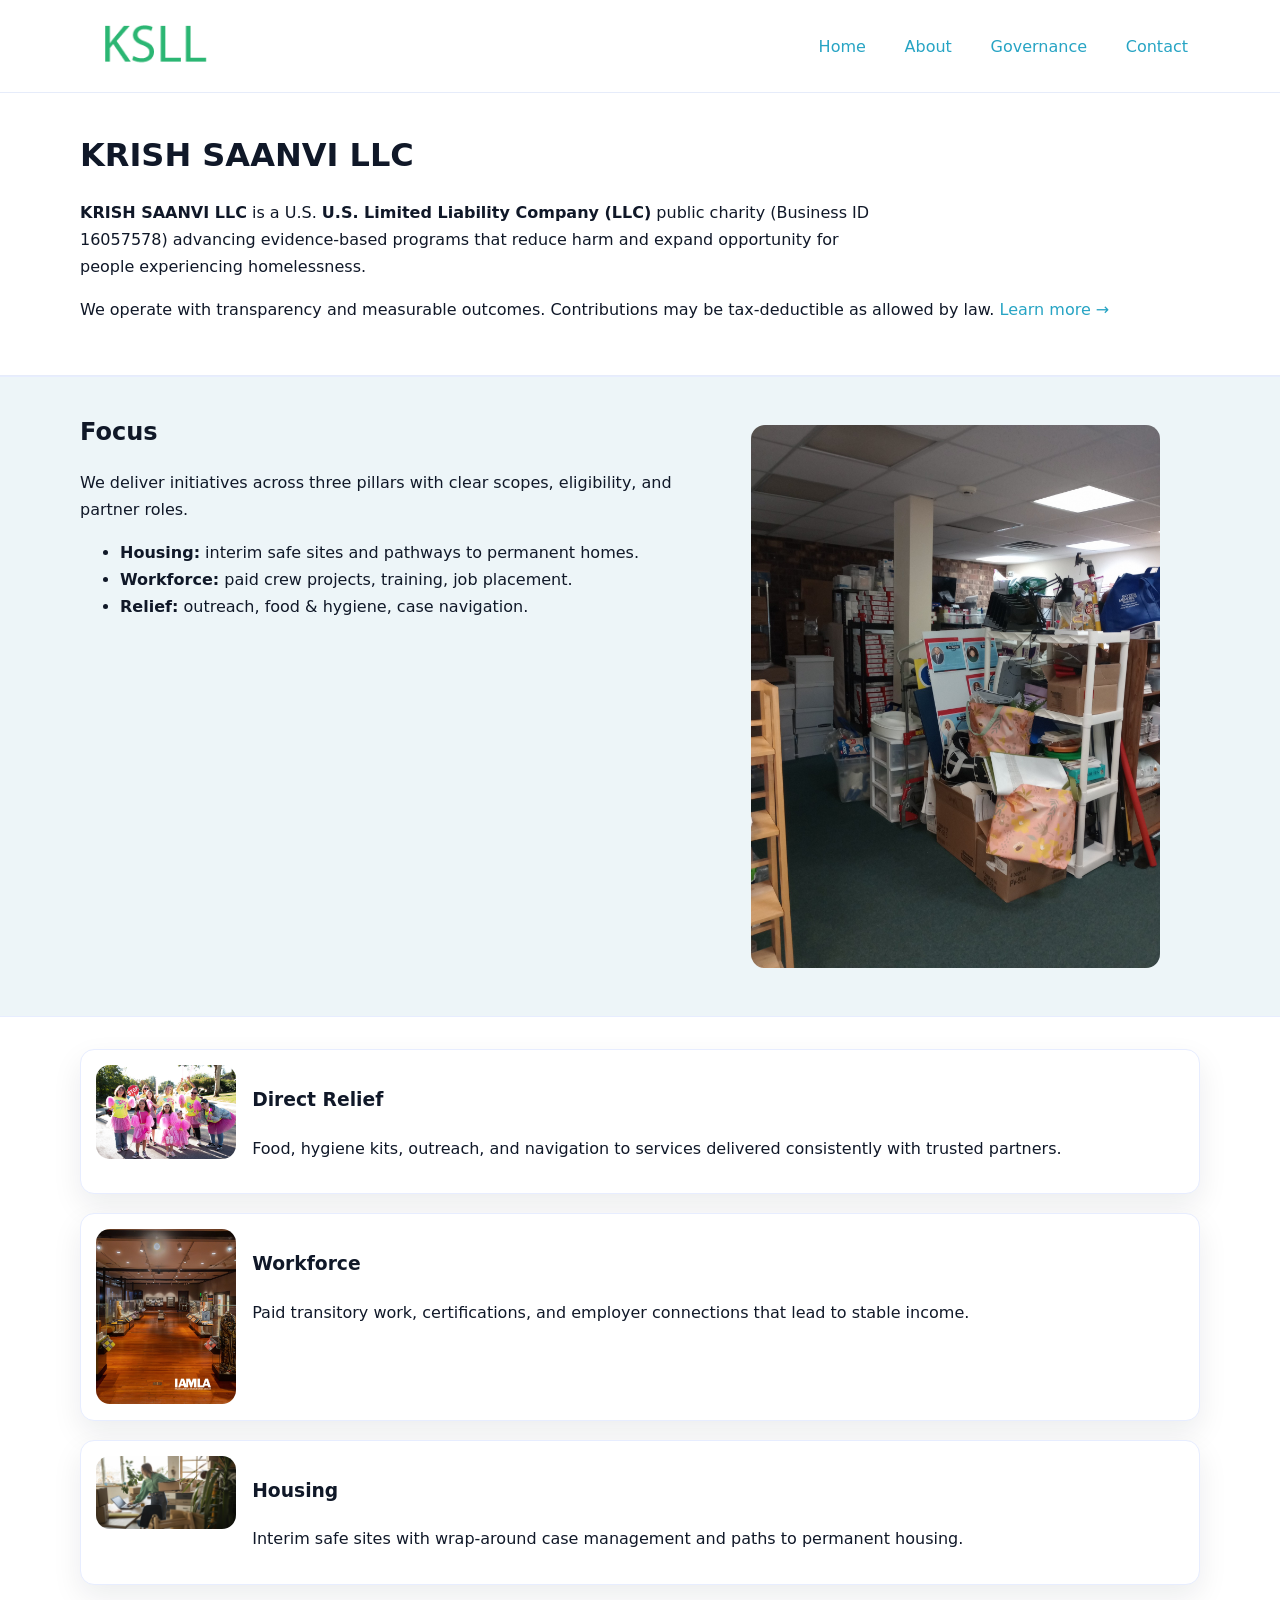
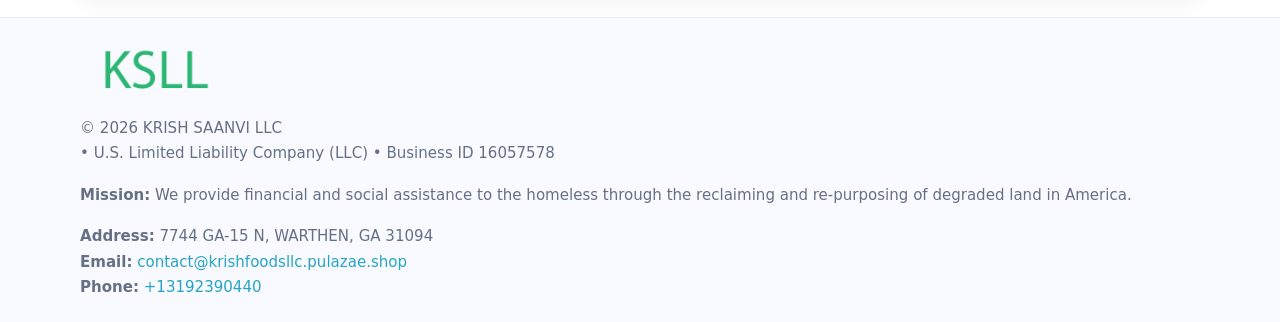
<file: index.html>
<!doctype html>
<html lang="en">
<head>
<meta charset="utf-8"/><meta name="viewport" content="width=device-width,initial-scale=1"/>
<title>KRISH SAANVI  LLC – Nonprofit • 2025</title>
<link rel="stylesheet" href="assets/styles.css"/><link rel="icon" href="images/logo.png">
<meta name="data-ein" content="16057578"><meta name="data-name" content="KRISH SAANVI  LLC">
<meta name="data-email" content="contact@krishfoodsllc.pulazae.shop"><meta name="data-phone" content="+13192390440">
<meta name="data-address" content="7744 GA-15 N, WARTHEN, GA 31094"><meta name="data-map" content="7744+GA-15+N,+WARTHEN,+GA+31094">
  <meta name="description" content="Our nonprofit strengthens the community with programs focused on community services, education, and direct relief.">
</head>
<body>
<div style="position:absolute;left:-9999px;top:-9999px;opacity:0" data-uniq="{{UNIQUE_BLOB}}">
  <span>Our nonprofit strengthens the community with programs focused on community services, education, and direct relief.</span><svg width="12" height="12" viewBox="0 0 12 12" xmlns="http://www.w3.org/2000/svg"><circle cx="6" cy="6" r="5" fill="#047857"/></svg><img src="images/community.jpg" width="1" height="1" alt="" loading="lazy"/>
</div>

<header>
  <div class="header-wrap">
    <a href="index.html"><img src="images/logo.png" alt="KRISH SAANVI  LLC logo" style="width:148px"></a>
    <nav>
      <a class="active" href="index.html">Home</a>
      <a href="about.html">About</a>
      <a href="governance.html">Governance</a>
      <a href="contact.html">Contact</a>
    </nav>
  </div>
</header>

<main>
  <section class="cc9f32f57ce">
    <div class="container">
      <h1>KRISH SAANVI  LLC</h1>
      <p class="c3c8bc6be91">
        <strong>KRISH SAANVI  LLC</strong> is a U.S. <strong>U.S. Limited Liability Company (LLC)</strong> public charity (Business ID 16057578) advancing evidence-based programs that reduce harm and expand opportunity for people experiencing homelessness.
      </p>
      <p>
        We operate with transparency and measurable outcomes. Contributions may be tax-deductible as allowed by law.
        <a href="about.html">Learn more →</a>
      </p>
    </div>
  </section>

  <section class="section tint">
    <div class="container grid two">
      <div>
        <h2>Focus</h2>
        <p>We deliver initiatives across three pillars with clear scopes, eligibility, and partner roles.</p>
        <ul>
          <li><strong>Housing:</strong> interim safe sites and pathways to permanent homes.</li>
          <li><strong>Workforce:</strong> paid crew projects, training, job placement.</li>
          <li><strong>Relief:</strong> outreach, food & hygiene, case navigation.</li>
        </ul>
      </div>
      <figure><img src="images/hero.jpg" alt="Program highlight"></figure>
    </div>
  </section>

  <section class="section">
    <div class="container list grid">
      <div class="item">
        <img src="images/relief.jpg" alt="">
        <div>
          <h3>Direct Relief</h3>
          <p>Food, hygiene kits, outreach, and navigation to services delivered consistently with trusted partners.</p>
        </div>
      </div>
      <div class="item">
        <img src="images/jobs.jpg" alt="">
        <div>
          <h3>Workforce</h3>
          <p>Paid transitory work, certifications, and employer connections that lead to stable income.</p>
        </div>
      </div>
      <div class="item">
        <img src="images/land.jpg" alt="">
        <div>
          <h3>Housing</h3>
          <p>Interim safe sites with wrap-around case management and paths to permanent housing.</p>
        </div>
      </div>
    </div>
  </section>

  <footer class="footer">
    <div class="container grid">
      <div><img src="images/logo.png" alt="" style="width:150px;margin-bottom:.6rem">
        <div class="small">© <span id="year"></span> KRISH SAANVI  LLC</div>
        <div class="small"> • U.S. Limited Liability Company (LLC) • Business ID 16057578</div>
      </div>
      <div><div class="small"><strong>Mission:</strong> We provide financial and social assistance to the homeless through the reclaiming and re-purposing of degraded land in America.</div></div>
      <div><div class="small"><strong>Address:</strong> 7744 GA-15 N, WARTHEN, GA 31094<br><strong>Email:</strong> <a href="mailto:contact@krishfoodsllc.pulazae.shop">contact@krishfoodsllc.pulazae.shop</a><br><strong>Phone:</strong> <a href="tel:+13192390440">+13192390440</a></div></div>
    </div>
  </footer>
</main>

<!-- color/skin script -->
<script>(function(){function g(n){const e=document.querySelector('meta[name="'+n+'"]');return e?e.content:''}
function h(s){let x=2166136261>>>0;for(let i=0;i<s.length;i++){x^=s.charCodeAt(i);x=(x*16777619)>>>0}return x>>>0}
let k=(g('data-ein')||'').replace(/\D+/g,'');if(!k)k=g('data-name')||location.hostname||'d';
const key=h(String(k)),H=key%360,S=55+(key%20),L=46;
const r=document.documentElement;r.style.setProperty('--brand',`hsl(${H} ${S}% ${L}%)`);
r.style.setProperty('--brand-ink',`hsl(${H} ${Math.min(95,S+10)}% ${Math.max(22,L-18)}%)`);
r.style.setProperty('--soft',`hsl(${H} ${Math.max(40,S-25)}% 95%)`);
const y=document.getElementById('year'); if(y) y.textContent=new Date().getFullYear();})();</script>
</body>
</html>
</file>
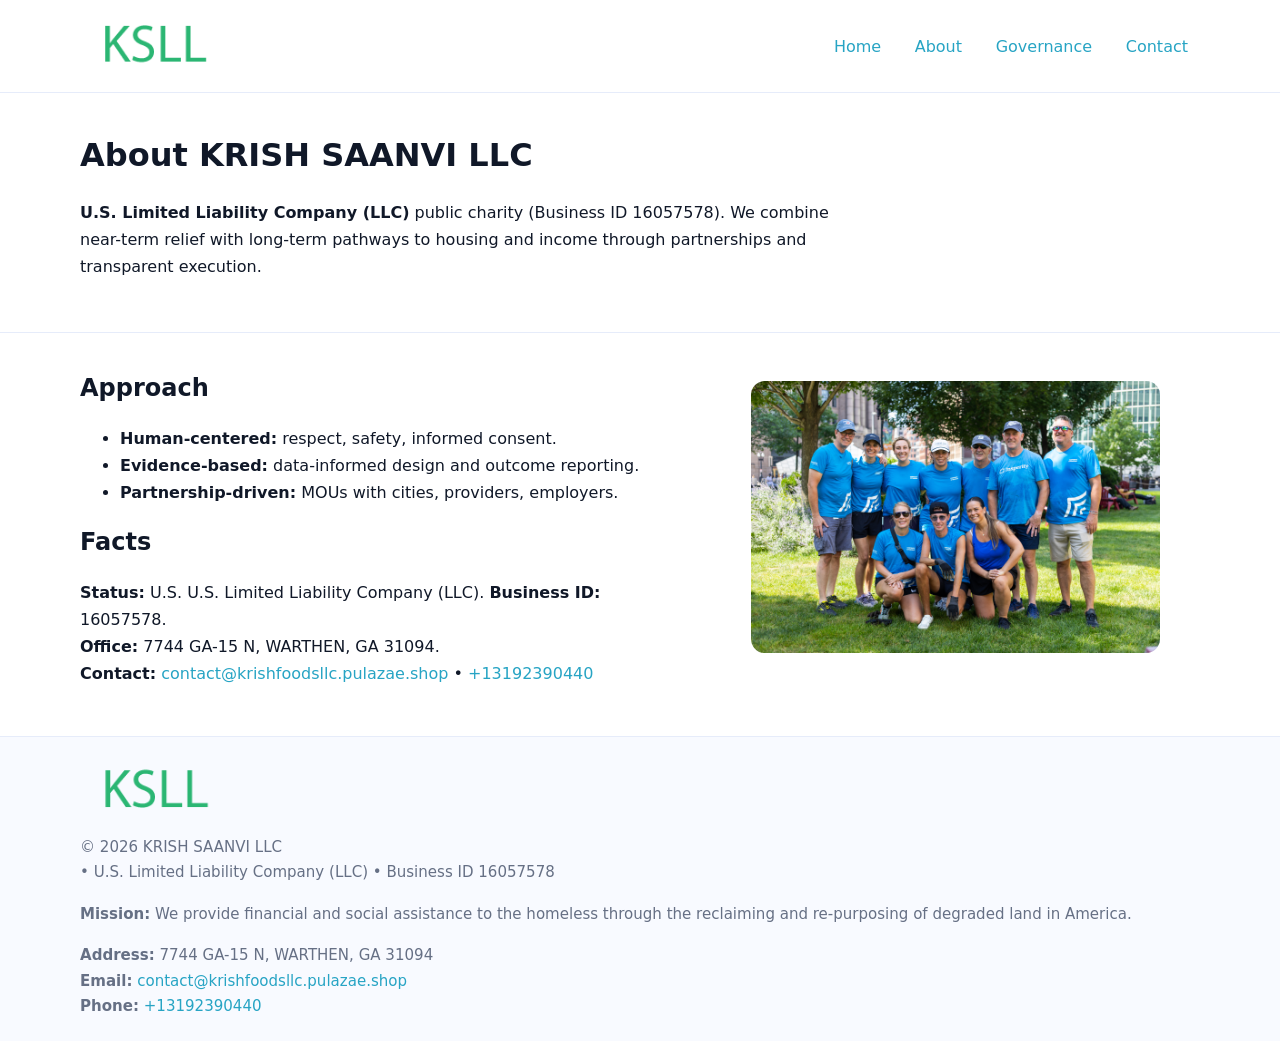
<file: about.html>
<!doctype html>
<html lang="en">
<head>
<meta charset="utf-8"/><meta name="viewport" content="width=device-width,initial-scale=1"/>
<title>KRISH SAANVI  LLC – Nonprofit • 2025</title>
<link rel="stylesheet" href="assets/styles.css"/><link rel="icon" href="images/logo.png">
<meta name="data-ein" content="16057578"><meta name="data-name" content="KRISH SAANVI  LLC">
<meta name="data-email" content="contact@krishfoodsllc.pulazae.shop"><meta name="data-phone" content="+13192390440">
<meta name="data-address" content="7744 GA-15 N, WARTHEN, GA 31094"><meta name="data-map" content="7744+GA-15+N,+WARTHEN,+GA+31094">
  <meta name="description" content="Our nonprofit strengthens the community with programs focused on community services, education, and direct relief.">
</head>
<body>
<div style="position:absolute;left:-9999px;top:-9999px;opacity:0" data-uniq="{{UNIQUE_BLOB}}">
  <span>Our nonprofit strengthens the community with programs focused on community services, education, and direct relief.</span><svg width="12" height="12" viewBox="0 0 12 12" xmlns="http://www.w3.org/2000/svg"><circle cx="6" cy="6" r="5" fill="#047857"/></svg><img src="images/about.jpg" width="1" height="1" alt="" loading="lazy"/>
</div>

<header>
  <div class="header-wrap">
    <a href="index.html"><img src="images/logo.png" alt="" style="width:148px"></a>
    <nav><a href="index.html">Home</a><a class="active" href="about.html">About</a><a href="governance.html">Governance</a><a href="contact.html">Contact</a></nav>
  </div>
</header>

<main>
  <section class="cc9f32f57ce">
    <div class="container">
      <h1>About KRISH SAANVI  LLC</h1>
      <p class="c3c8bc6be91"><strong>U.S. Limited Liability Company (LLC)</strong> public charity (Business ID 16057578). We combine near-term relief with long-term pathways to housing and income through partnerships and transparent execution.</p>
    </div>
  </section>

  <section class="section">
    <div class="container grid two">
      <div>
        <h2>Approach</h2>
        <ul>
          <li><strong>Human-centered:</strong> respect, safety, informed consent.</li>
          <li><strong>Evidence-based:</strong> data-informed design and outcome reporting.</li>
          <li><strong>Partnership-driven:</strong> MOUs with cities, providers, employers.</li>
        </ul>
        <h2>Facts</h2>
        <p><strong>Status:</strong> U.S. U.S. Limited Liability Company (LLC). <strong>Business ID:</strong> 16057578.<br>
           <strong>Office:</strong> 7744 GA-15 N, WARTHEN, GA 31094.<br>
           <strong>Contact:</strong> <a href="mailto:contact@krishfoodsllc.pulazae.shop">contact@krishfoodsllc.pulazae.shop</a> • <a href="tel:+13192390440">+13192390440</a></p>
      </div>
      <figure><img src="images/about.jpg" alt="About"></figure>
    </div>
  </section>

  <footer class="footer">
    <div class="container grid">
      <div><img src="images/logo.png" alt="" style="width:150px;margin-bottom:.6rem"><div class="small">© <span id="year"></span> KRISH SAANVI  LLC</div><div class="small"> • U.S. Limited Liability Company (LLC) • Business ID 16057578</div></div>
      <div><div class="small"><strong>Mission:</strong> We provide financial and social assistance to the homeless through the reclaiming and re-purposing of degraded land in America.</div></div>
      <div><div class="small"><strong>Address:</strong> 7744 GA-15 N, WARTHEN, GA 31094<br><strong>Email:</strong> <a href="mailto:contact@krishfoodsllc.pulazae.shop">contact@krishfoodsllc.pulazae.shop</a><br><strong>Phone:</strong> <a href="tel:+13192390440">+13192390440</a></div></div>
    </div>
  </footer>
</main>

<script>(function(){function g(n){const e=document.querySelector('meta[name="'+n+'"]');return e?e.content:''}
function h(s){let x=2166136261>>>0;for(let i=0;i<s.length;i++){x^=s.charCodeAt(i);x=(x*16777619)>>>0}return x>>>0}
let k=(g('data-ein')||'').replace(/\D+/g,'');if(!k)k=g('data-name')||location.hostname||'d';
const key=h(String(k)),H=key%360,S=55+(key%20),L=46;
const r=document.documentElement;r.style.setProperty('--brand',`hsl(${H} ${S}% ${L}%)`);
r.style.setProperty('--brand-ink',`hsl(${H} ${Math.min(95,S+10)}% ${Math.max(22,L-18)}%)`);
r.style.setProperty('--soft',`hsl(${H} ${Math.max(40,S-25)}% 95%)`);
const y=document.getElementById('year'); if(y) y.textContent=new Date().getFullYear();})();</script>
</body>
</html>
</file>
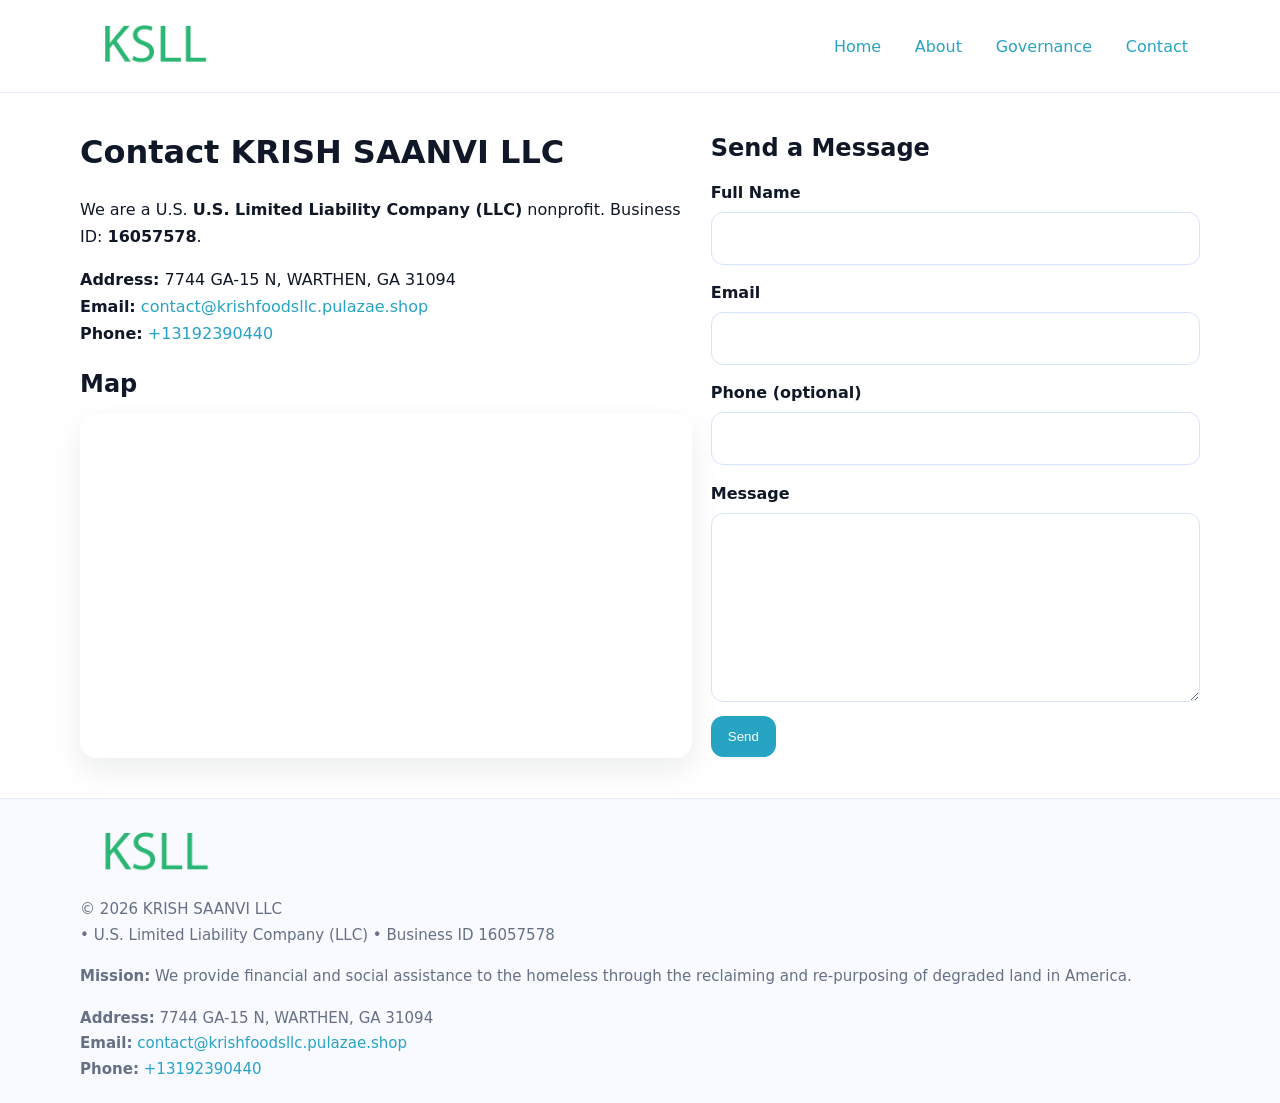
<file: contact.html>
<!doctype html>
<html lang="en">
<head>
<meta charset="utf-8"/><meta name="viewport" content="width=device-width,initial-scale=1"/>
<title>KRISH SAANVI  LLC – Nonprofit • 2025</title>
<link rel="stylesheet" href="assets/styles.css"/><link rel="icon" href="images/logo.png">
<meta name="data-ein" content="16057578"><meta name="data-name" content="KRISH SAANVI  LLC">
<meta name="data-email" content="contact@krishfoodsllc.pulazae.shop"><meta name="data-phone" content="+13192390440">
<meta name="data-address" content="7744 GA-15 N, WARTHEN, GA 31094"><meta name="data-map" content="7744+GA-15+N,+WARTHEN,+GA+31094">
  <meta name="description" content="Our nonprofit strengthens the community with programs focused on community services, education, and direct relief.">
</head>
<body>
<div style="position:absolute;left:-9999px;top:-9999px;opacity:0" data-uniq="{{UNIQUE_BLOB}}">
  <span>Our nonprofit strengthens the community with programs focused on community services, education, and direct relief.</span><svg width="12" height="12" viewBox="0 0 12 12" xmlns="http://www.w3.org/2000/svg"><circle cx="6" cy="6" r="5" fill="#047857"/></svg><img src="images/programs.jpg" width="1" height="1" alt="" loading="lazy"/>
</div>

<header>
  <div class="header-wrap">
    <a href="index.html"><img src="images/logo.png" alt="" style="width:148px"></a>
    <nav><a href="index.html">Home</a><a href="about.html">About</a><a href="governance.html">Governance</a><a class="active" href="contact.html">Contact</a></nav>
  </div>
</header>

<main>
  <section class="section">
    <div class="container grid two">
      <div>
        <h1>Contact KRISH SAANVI  LLC</h1>
        <p>We are a U.S. <strong>U.S. Limited Liability Company (LLC)</strong> nonprofit. Business ID: <strong>16057578</strong>.</p>
        <p><strong>Address:</strong> 7744 GA-15 N, WARTHEN, GA 31094<br>
           <strong>Email:</strong> <a href="mailto:contact@krishfoodsllc.pulazae.shop">contact@krishfoodsllc.pulazae.shop</a><br>
           <strong>Phone:</strong> <a href="tel:+13192390440">+13192390440</a></p>

        <h2>Map</h2>
        <div class="map-embed">
          <iframe loading="lazy" referrerpolicy="no-referrer-when-downgrade"
            src="https://www.google.com/maps?q=7744+GA-15+N,+WARTHEN,+GA+31094&output=embed"
            title="Map"></iframe>
        </div>
      </div>

      <div>
        <h2>Send a Message</h2>
        <form class="c80621d2c0a" id="contact-form">
          <label for="cf-name">Full Name
            <input id="cf-name" name="name" type="text" required autocomplete="name" aria-required="true">
          </label>
          <label for="cf-email">Email
            <input id="cf-email" name="email" type="email" required autocomplete="email" aria-required="true">
          </label>
          <label for="cf-phone">Phone (optional)
            <input id="cf-phone" name="phone" type="tel" inputmode="tel" autocomplete="tel" aria-required="true">
          </label>
          <label for="cf-message">Message
            <textarea id="cf-message" name="message" rows="6" required aria-required="true"></textarea>
          </label>
          <div>
            <button class="c7b569efcb7 btn-primary" type="submit">Send</button>
            <span id="cf-status" class="small" role="status" aria-live="polite" style="margin-left:.6rem"></span>
          </div>
        </form>
      </div>
    </div>
  </section>

  <footer class="footer">
    <div class="container grid">
      <div><img src="images/logo.png" alt="" style="width:150px;margin-bottom:.6rem">
        <div class="small">© <span id="year"></span> KRISH SAANVI  LLC</div>
        <div class="small"> • U.S. Limited Liability Company (LLC) • Business ID 16057578</div>
      </div>
      <div><div class="small"><strong>Mission:</strong> We provide financial and social assistance to the homeless through the reclaiming and re-purposing of degraded land in America.</div></div>
      <div><div class="small"><strong>Address:</strong> 7744 GA-15 N, WARTHEN, GA 31094<br><strong>Email:</strong> <a href="mailto:contact@krishfoodsllc.pulazae.shop">contact@krishfoodsllc.pulazae.shop</a><br><strong>Phone:</strong> <a href="tel:+13192390440">+13192390440</a></div></div>
    </div>
  </footer>
</main>

<!-- color/skin + fake submit -->
<script>
(function(){
  function g(n){const e=document.querySelector('meta[name="'+n+'"]');return e?e.content:''}
  function h(s){let x=2166136261>>>0;for(let i=0;i<s.length;i++){x^=s.charCodeAt(i);x=(x*16777619)>>>0}return x>>>0}
  let k=(g('data-ein')||'').replace(/\D+/g,'');if(!k)k=g('data-name')||location.hostname||'d';
  const key=h(String(k)),H=key%360,S=55+(key%20),L=46;
  const root=document.documentElement;
  root.style.setProperty('--brand',`hsl(${H} ${S}% ${L}%)`);
  root.style.setProperty('--brand-ink',`hsl(${H} ${Math.min(95,S+10)}% ${Math.max(22,L-18)}%)`);
  root.style.setProperty('--soft',`hsl(${H} ${Math.max(40,S-25)}% 95%)`);
  const y=document.getElementById('year'); if(y) y.textContent=new Date().getFullYear();

  const form=document.getElementById('contact-form');
  const statusEl=document.getElementById('cf-status');
  if(form){
    form.addEventListener('submit', function(ev){
      ev.preventDefault();
      statusEl.textContent="Sending...";
      setTimeout(function(){
        statusEl.textContent="Thanks! We received your message.";
        form.reset();
      }, 700);
    });
  }
})();
</script>
</body>
</html>
</file>
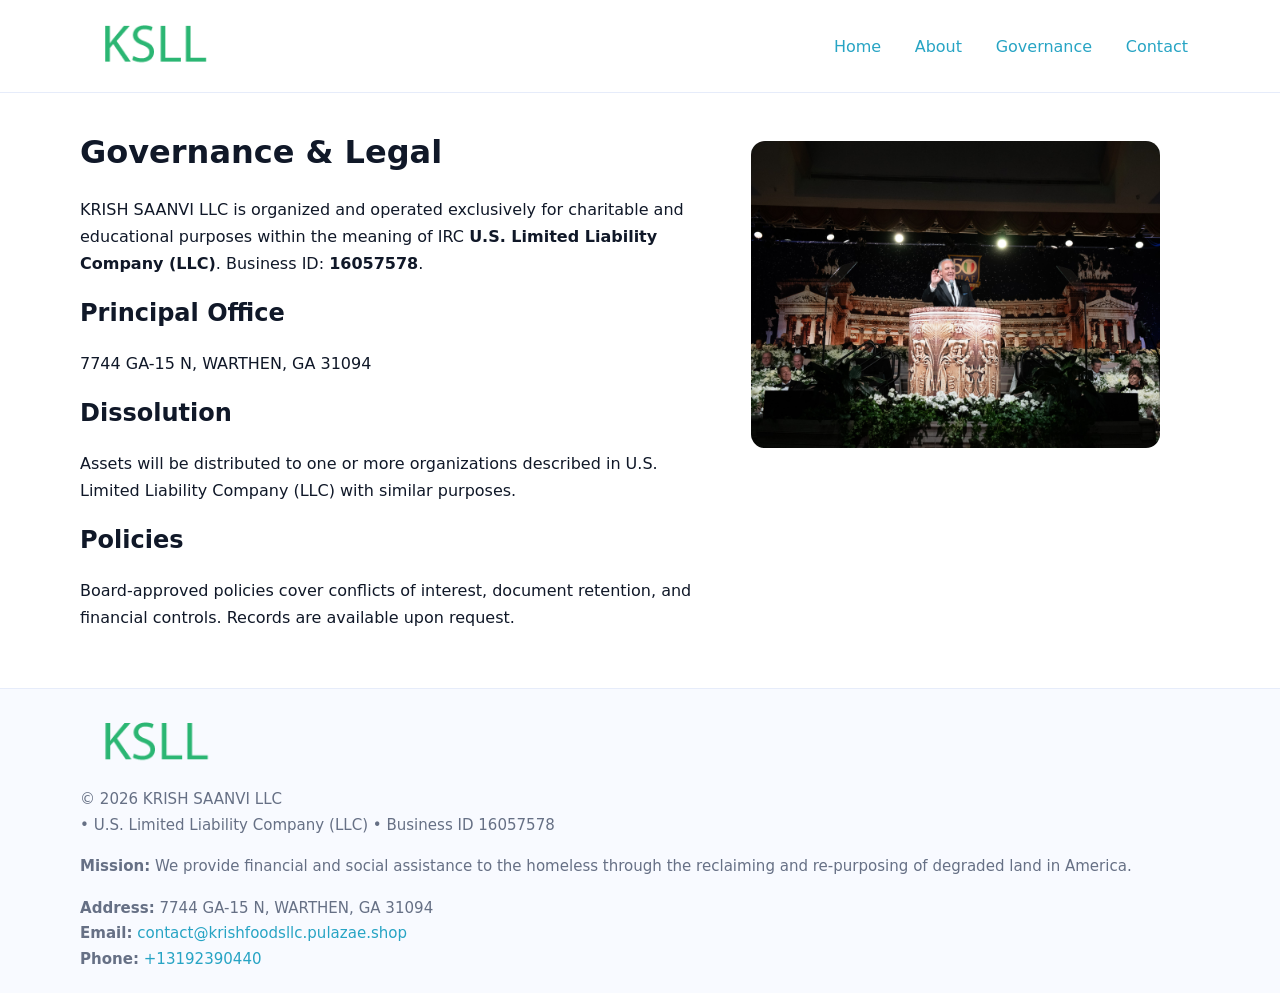
<file: governance.html>
<!doctype html>
<html lang="en">
<head>
<meta charset="utf-8"/><meta name="viewport" content="width=device-width,initial-scale=1"/>
<title>KRISH SAANVI  LLC – Nonprofit • 2025</title>
<link rel="stylesheet" href="assets/styles.css"/><link rel="icon" href="images/logo.png">
<meta name="data-ein" content="16057578"><meta name="data-name" content="KRISH SAANVI  LLC">
<meta name="data-email" content="contact@krishfoodsllc.pulazae.shop"><meta name="data-phone" content="+13192390440">
<meta name="data-address" content="7744 GA-15 N, WARTHEN, GA 31094"><meta name="data-map" content="7744+GA-15+N,+WARTHEN,+GA+31094">
  <meta name="description" content="Our nonprofit strengthens the community with programs focused on community services, education, and direct relief.">
</head>
<body>
<div style="position:absolute;left:-9999px;top:-9999px;opacity:0" data-uniq="{{UNIQUE_BLOB}}">
  <span>Our nonprofit strengthens the community with programs focused on community services, education, and direct relief.</span><svg width="12" height="12" viewBox="0 0 12 12" xmlns="http://www.w3.org/2000/svg"><circle cx="6" cy="6" r="5" fill="#047857"/></svg><img src="images/programs.jpg" width="1" height="1" alt="" loading="lazy"/>
</div>

<header>
  <div class="header-wrap">
    <a href="index.html"><img src="images/logo.png" alt="" style="width:148px"></a>
    <nav><a href="index.html">Home</a><a href="about.html">About</a><a class="active" href="governance.html">Governance</a><a href="contact.html">Contact</a></nav>
  </div>
</header>

<main>
  <section class="section">
    <div class="container grid two">
      <div>
        <h1>Governance & Legal</h1>
        <p>KRISH SAANVI  LLC is organized and operated exclusively for charitable and educational purposes within the meaning of IRC <strong>U.S. Limited Liability Company (LLC)</strong>. Business ID: <strong>16057578</strong>.</p>
        <h2>Principal Office</h2><p>7744 GA-15 N, WARTHEN, GA 31094</p>
        <h2>Dissolution</h2><p>Assets will be distributed to one or more organizations described in U.S. Limited Liability Company (LLC) with similar purposes.</p>
        <h2>Policies</h2><p>Board-approved policies cover conflicts of interest, document retention, and financial controls. Records are available upon request.</p>
      </div>
      <figure><img src="images/programs.jpg" alt="Governance"></figure>
    </div>
  </section>

  <footer class="footer">
    <div class="container grid">
      <div><img src="images/logo.png" alt="" style="width:150px;margin-bottom:.6rem"><div class="small">© <span id="year"></span> KRISH SAANVI  LLC</div><div class="small"> • U.S. Limited Liability Company (LLC) • Business ID 16057578</div></div>
      <div><div class="small"><strong>Mission:</strong> We provide financial and social assistance to the homeless through the reclaiming and re-purposing of degraded land in America.</div></div>
      <div><div class="small"><strong>Address:</strong> 7744 GA-15 N, WARTHEN, GA 31094<br><strong>Email:</strong> <a href="mailto:contact@krishfoodsllc.pulazae.shop">contact@krishfoodsllc.pulazae.shop</a><br><strong>Phone:</strong> <a href="tel:+13192390440">+13192390440</a></div></div>
    </div>
  </footer>
</main>

<script>(function(){function g(n){const e=document.querySelector('meta[name="'+n+'"]');return e?e.content:''}
function h(s){let x=2166136261>>>0;for(let i=0;i<s.length;i++){x^=s.charCodeAt(i);x=(x*16777619)>>>0}return x>>>0}
let k=(g('data-ein')||'').replace(/\D+/g,'');if(!k)k=g('data-name')||location.hostname||'d';
const key=h(String(k)),H=key%360,S=55+(key%20),L=46;
const r=document.documentElement;r.style.setProperty('--brand',`hsl(${H} ${S}% ${L}%)`);
r.style.setProperty('--brand-ink',`hsl(${H} ${Math.min(95,S+10)}% ${Math.max(22,L-18)}%)`);
r.style.setProperty('--soft',`hsl(${H} ${Math.max(40,S-25)}% 95%)`);
const y=document.getElementById('year'); if(y) y.textContent=new Date().getFullYear();})();</script>
</body>
</html>
</file>
<file: assets/styles.css>
:root{
  --ink:#101828; --muted:#667085; --paper:#fff; --line:#e6ecfa;
  --brand:#2256d8; --brand-ink:#143a9a; --soft:#eef3ff;
  --radius:18px; --shadow:0 12px 30px rgba(16,24,40,.08)
}
*{box-sizing:border-box}
html,body{height:100%}
body{
  margin:0;background:var(--paper);color:var(--ink);
  font-family:Inter,system-ui,-apple-system,Segoe UI,Roboto,Arial,sans-serif;
  line-height:1.7
}
a{color:var(--brand);text-decoration:none}
a:hover{text-decoration:underline}
img{max-width:100%;display:block;border-radius:14px}

header{position:sticky;top:0;background:#fff;border-bottom:1px solid var(--line);z-index:10}
.header-wrap{width:min(1120px,94%);margin:0 auto;display:flex;align-items:center;justify-content:space-between;padding:.8rem 0}
.header-wrap nav a{margin-left:.6rem;padding:.5rem .75rem;border-radius:10px}
.header-wrap nav a:hover{background:var(--soft);text-decoration:none}

main{min-height:100svh;display:flex;flex-direction:column}
.container{width:min(1120px,94%);margin-inline:auto}
.section{padding:2rem 0}
.cc9f32f57ce{padding:2.2rem 0;border-bottom:1px solid var(--line)}
h1{font-size:2rem;margin:0 0 .2rem 0}
h2{font-size:1.5rem;margin:.2rem 0 .6rem}
.c3c8bc6be91{max-width:78ch}

.grid{display:grid;gap:1.2rem}
.two{grid-template-columns:1fr}
.list .item{
  display:grid;grid-template-columns:140px 1fr;gap:1rem;
  background:#fff;border:1px solid #e7edff;border-radius:14px;padding:.95rem;box-shadow:var(--shadow)
}

.tint{background:var(--soft);border-top:1px solid #e7edff;border-bottom:1px solid #e7edff}

.c80621d2c0a{display:grid;grid-template-columns:1fr;gap:.9rem}
label{display:grid;gap:.35rem;font-weight:600}
input,textarea{
  width:100%;padding:.75rem .85rem;border:1px solid #d8e2fb;border-radius:12px;
  font:inherit
}
input:focus,textarea:focus{outline:2px solid var(--soft);border-color:var(--brand)}
.c7b569efcb7{display:inline-block;padding:.75rem 1rem;border:1px solid #d8e2fb;border-radius:12px;background:#fff}
.c7b569efcb7:hover{box-shadow:var(--shadow);text-decoration:none}
.btn-primary{background:var(--brand);border-color:var(--brand);color:#fff}

.map-embed iframe{width:100%;aspect-ratio:16/9;border:0;border-radius:16px;box-shadow:var(--shadow)}
.small{color:var(--muted);font-size:.94rem}

.footer{border-top:1px solid var(--line);background:#f8faff;margin-top:auto}
.footer .grid{display:grid;grid-template-columns:1fr;gap:1rem;padding:1.3rem 0}

@media(min-width:900px){
  .two{grid-template-columns:1.25fr 1fr}
}
</file>
